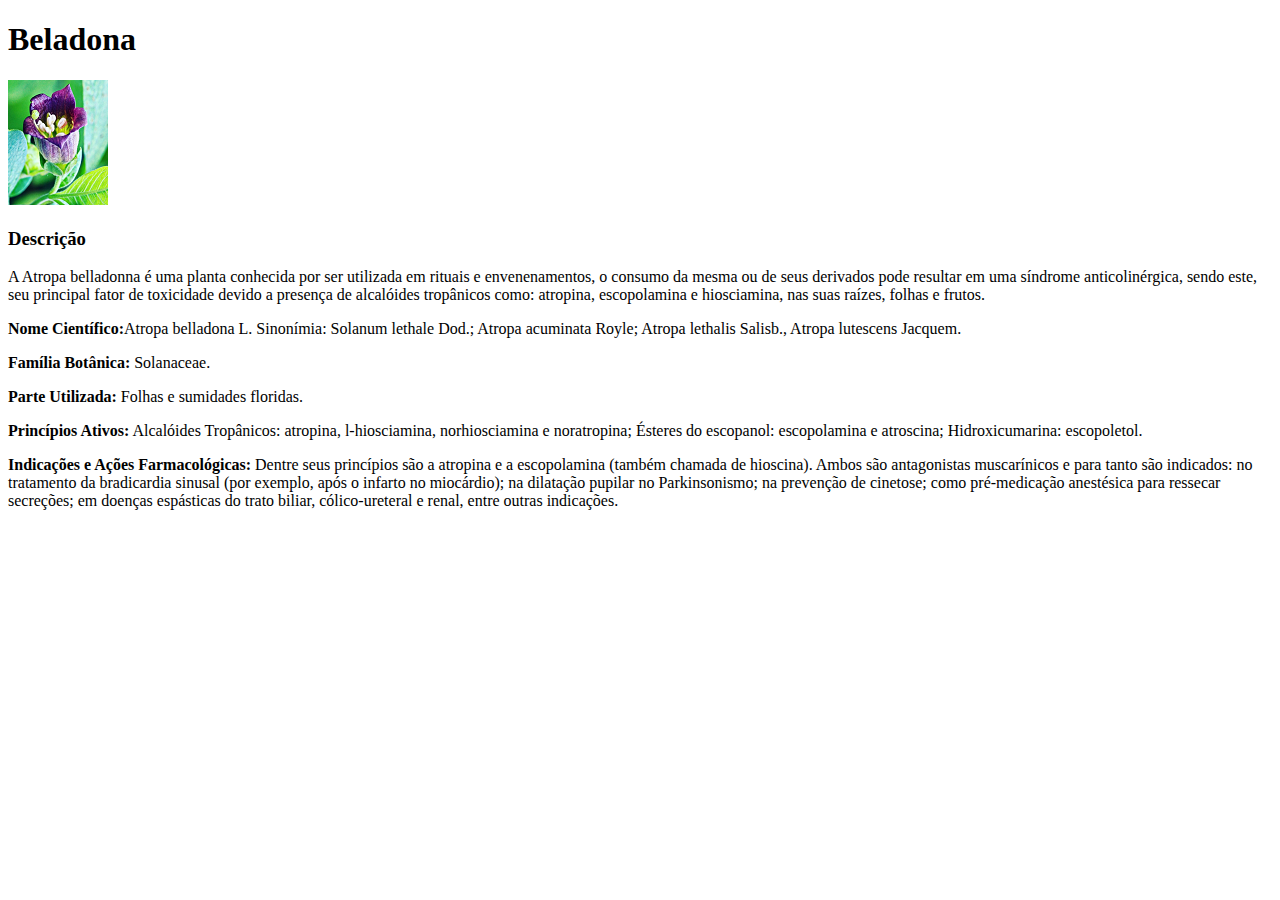
<file: aula01/index.html>
<!DOCTYPE html>
<html lang="pt-br">
<head>
    <meta charset="UTF-8">
    <meta name="viewport" content="width=device-width, initial-scale=1.0">
    <title>Document</title>
</head>
<body>
    
    <h1>Beladona</h1> 
    <img src= "img/img1.png" alt= "foto">
    <h3>Descrição</h3>
    <p>A Atropa belladonna é uma planta conhecida por ser utilizada em rituais e envenenamentos, o consumo da mesma ou de seus derivados pode resultar em uma síndrome anticolinérgica, sendo este, seu principal fator de toxicidade devido a presença de alcalóides tropânicos como: atropina, escopolamina e hiosciamina, nas suas raízes, folhas e frutos. </p>
    <p><b>Nome Científico:</b>Atropa belladona L. Sinonímia: Solanum lethale Dod.; Atropa acuminata Royle; Atropa lethalis Salisb., Atropa lutescens Jacquem.</p>
    <p><b>Família Botânica:</b> Solanaceae.</p>
    <p><b>Parte Utilizada:</b> Folhas e sumidades floridas.</p>
    <p><b>Princípios Ativos:</b> Alcalóides Tropânicos: atropina, l-hiosciamina, norhiosciamina e noratropina; Ésteres do escopanol: escopolamina e atroscina; Hidroxicumarina: escopoletol.</p>
    <p><b>Indicações e Ações Farmacológicas:</b> Dentre seus princípios são a atropina e a escopolamina (também chamada de hioscina). Ambos são antagonistas muscarínicos e para tanto são indicados: no tratamento da bradicardia sinusal (por exemplo, após o infarto no miocárdio); na dilatação pupilar no Parkinsonismo; na prevenção de cinetose; como pré-medicação anestésica para ressecar secreções; em doenças espásticas do trato biliar, cólico-ureteral e renal, entre outras indicações.</p>
   

</body>
</html>
</file>
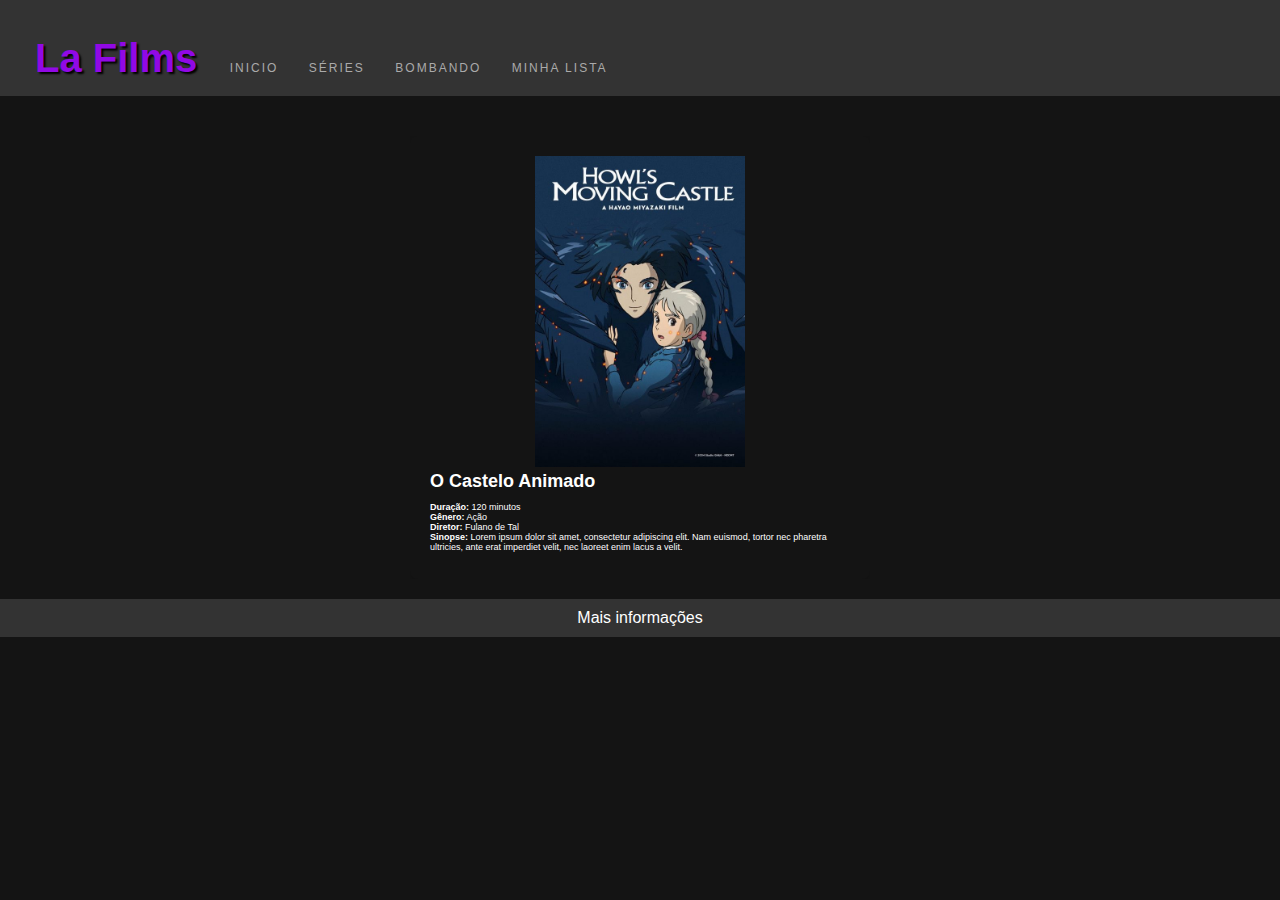
<file: aula05/index.html>
<!DOCTYPE html>
<html lang="en">
  <head>
    <meta charset="UTF-8" />
    <meta name="viewport" content="width=device-width, initial-scale=1.0" />
    <link rel="stylesheet" href="style.css">
    <title>Movies</title>
  </head>
  <body>
    <header>
      <nav>
        <ul>
          <li><h2>La Films</h2></li>
          <li><a href="#">Inicio</a></li>
          <li><a href="#">Séries</a></li>
          <li><a href="#">Bombando</a></li>
          <li><a href="#">Minha lista</a></li>
        </ul>
      </nav>       
  </header>
  <main>
      <div class="carousel">
        <div class="card">
          <img src="img/mini1.jpg" alt="Imagem do Filme">
          <h2>O Castelo Animado</h2>
          <p><strong>Duração:</strong> 120 minutos</p>
          <p><strong>Gênero:</strong> Ação</p>
          <p><strong>Diretor:</strong> Fulano de Tal</p>
          <p><strong>Sinopse:</strong> Lorem ipsum dolor sit amet, consectetur adipiscing elit. Nam euismod, tortor nec pharetra ultricies, ante erat imperdiet velit, nec laoreet enim lacus a velit.</p>
        </div>
        <div class="card">
          <img src="img/mini2.jpg" alt="Imagem do Filme">
          <h2>Barbie</h2>
          <p><strong>Duração:</strong> 130 minutos</p>
          <p><strong>Gênero:</strong> Ação</p>
          <p><strong>Diretor:</strong> Fulano de Tal</p>
          <p><strong>Sinopse:</strong> Lorem ipsum dolor sit amet, consectetur adipiscing elit. Nam euismod, tortor nec pharetra ultricies, ante erat imperdiet velit, nec laoreet enim lacus a velit.</p>
        </div><div class="card">
          <img src="img/mini3.jpg" alt="Imagem do Filme">
          <h2>A Fantática Fábrica de Chocolate</h2>
          <p><strong>Duração:</strong> 90 minutos</p>
          <p><strong>Gênero:</strong> Ação</p>
          <p><strong>Diretor:</strong> Fulano de Tal</p>
          <p><strong>Sinopse:</strong> Lorem ipsum dolor sit amet, consectetur adipiscing elit. Nam euismod, tortor nec pharetra ultricies, ante erat imperdiet velit, nec laoreet enim lacus a velit.</p>
        </div><div class="card">
          <img src="img/mini4.jpg" alt="Imagem do Filme">
          <h2>Alice no país das maravilhas</h2>
          <p><strong>Duração:</strong> 190 minutos</p>
          <p><strong>Gênero:</strong> Ação</p>
          <p><strong>Diretor:</strong> Fulano de Tal</p>
          <p><strong>Sinopse:</strong> Lorem ipsum dolor sit amet, consectetur adipiscing elit. Nam euismod, tortor nec pharetra ultricies, ante erat imperdiet velit, nec laoreet enim lacus a velit.</p>
        </div><div class="card">
          <img src="img/mini5.jpg" alt="Imagem do Filme">
          <h2>A Bela e a fera</h2>
          <p><strong>Duração:</strong> 100 minutos</p>
          <p><strong>Gênero:</strong> Ação</p>
          <p><strong>Diretor:</strong> Fulano de Tal</p>
          <p><strong>Sinopse:</strong> Lorem ipsum dolor sit amet, consectetur adipiscing elit. Nam euismod, tortor nec pharetra ultricies, ante erat imperdiet velit, nec laoreet enim lacus a velit.</p>
        </div>
      </div>
  </main>
  <footer>Mais informações</footer>
  
</html>
</file>
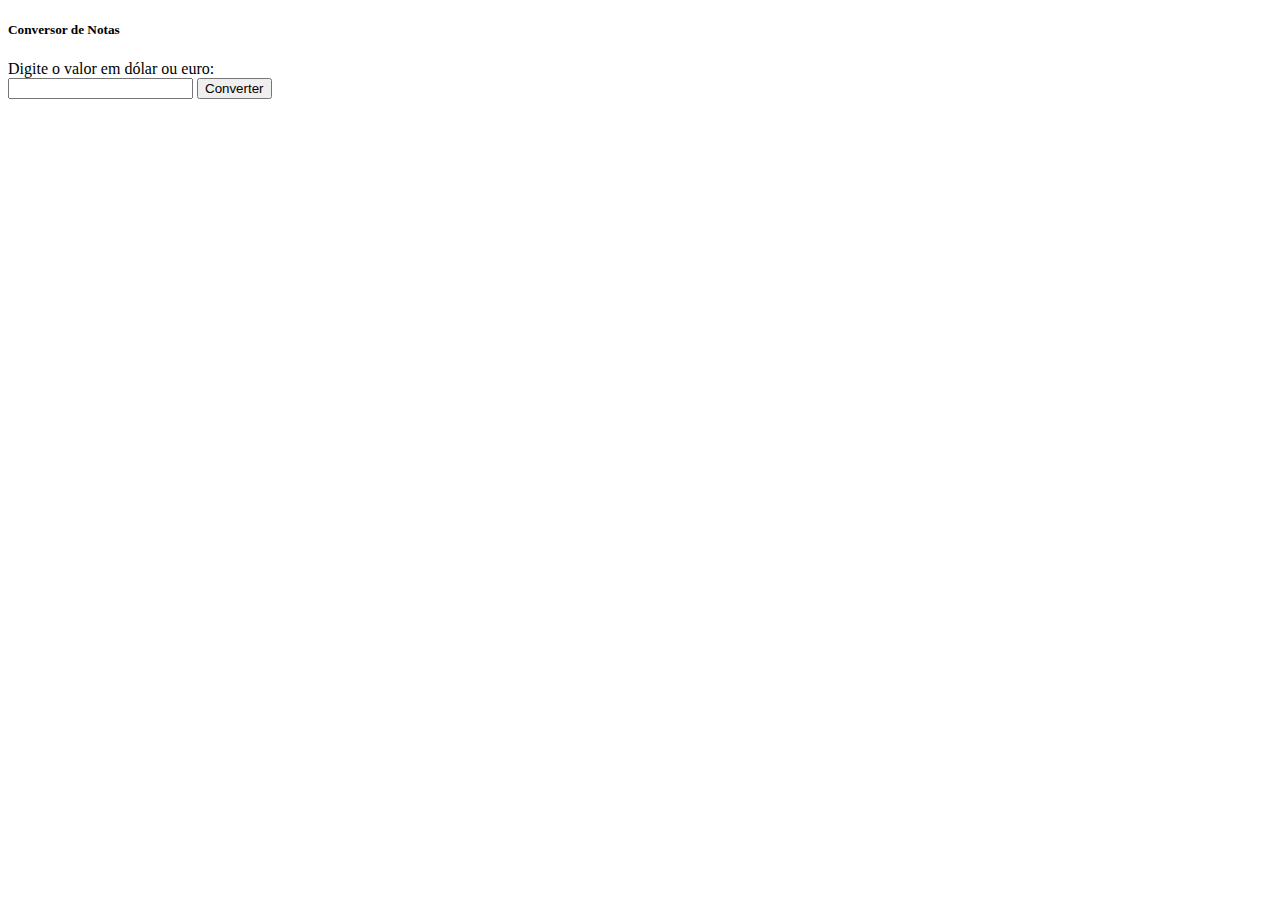
<file: aula09/index.html>
<!DOCTYPE html>
<html lang="pt-br">
  <head>
    <meta charset="UTF-8" />
    <meta name="viewport" content="width=device-width, initial-scale=1.0" />
    <title>Conversor de Notas</title>

    <!-- Bootstrap -->
    <link
      href="https://cdn.jsdelivr.net/npm/bootstrap@5.3.1/dist/css/bootstrap.min.css"
      rel="stylesheet"
      integrity="sha384-4bw+/aepP/YC94hEpVNVgiZdgIC5+VKNBQNGCHeKRQN+PtmoHDEXuppvnDJzQIu9"
      crossorigin="anonymous"
    />
    <script
      src="https://cdn.jsdelivr.net/npm/bootstrap@5.3.1/dist/js/bootstrap.bundle.min.js"
      integrity="sha384-HwwvtgBNo3bZJJLYd8oVXjrBZt8cqVSpeBNS5n7C8IVInixGAoxmnlMuBnhbgrkm"
      crossorigin="anonymous"
      defer
    ></script>

    <!-- Icons -->
    <link
      rel="stylesheet"
      href="https://cdn.jsdelivr.net/npm/bootstrap-icons@1.8.1/font/bootstrap-icons.css"
    />

    <script src="main.js" defer></script>
  </head>
  <body>
    <div class="div-card card text-center" style="width: 20rem">
      <div class="card-body">
        <h5 class="card-title">Conversor de Notas</h5>
        <label for="valor" class="card-text"
          >Digite o valor em dólar ou euro:</label
        >
        <input type="number" id="valor" step="0.01" />
        <button id="converter" class="btn btn-primary">Converter</button>
        <div id="resultado"></div>
      </div>
    </div>
  </body>
</html>
</file>
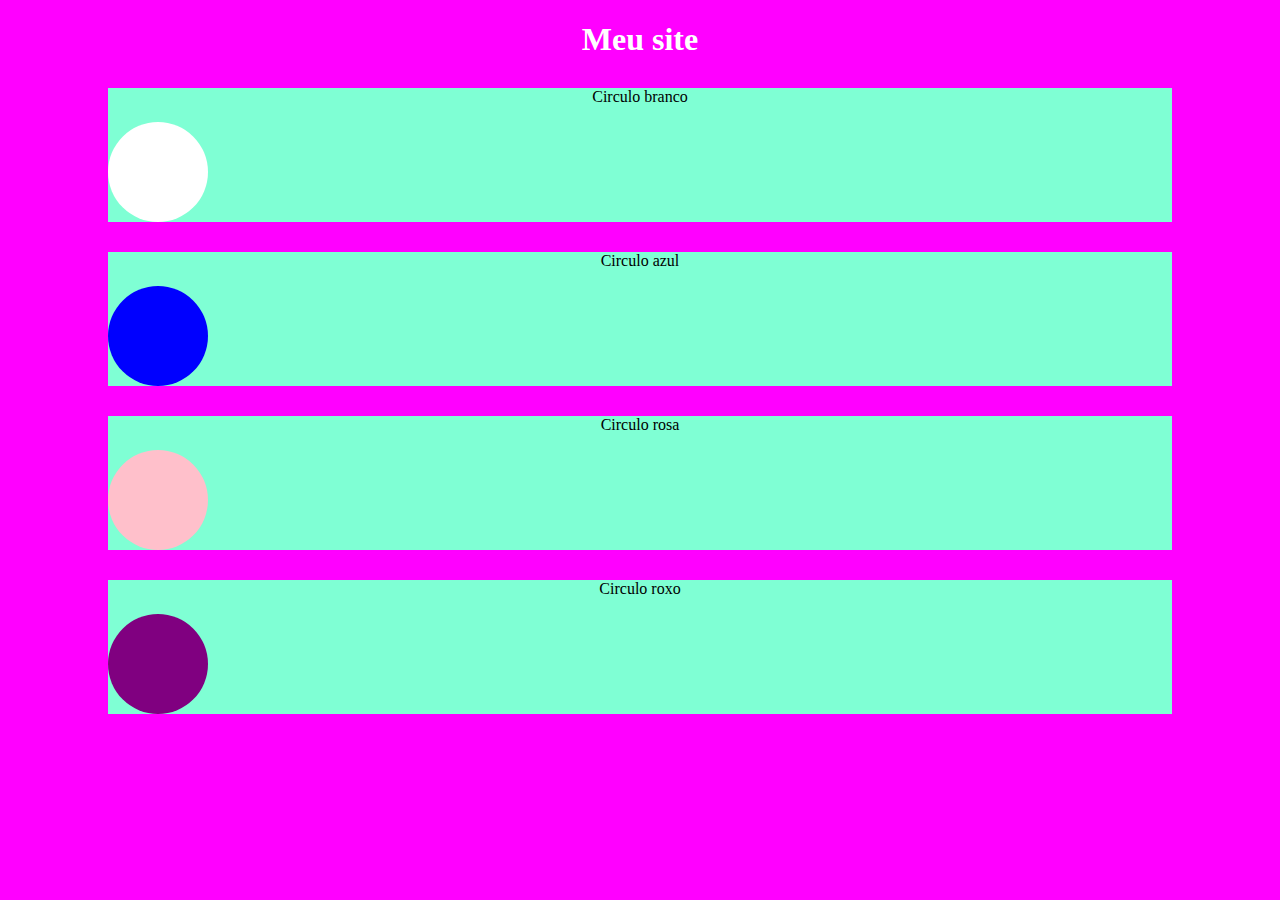
<file: aula03/ex1/index.html>
<!DOCTYPE html>
<html lang="en">
<head>
    <meta charset="UTF-8">
    <meta name="viewport" content="width=device-width, initial-scale=1.0">
    <title>Exemplo1</title>
    <link rel="stylesheet" href="style.css">
</head>
<body>    
    <h1>Meu site</h1>
    <div class="card">
        <p>Circulo branco</p>
        <div class="circulo branco"></div></div>
    <div class="card">
        <p>Circulo azul</p> 
    <div class="circulo azul"></div>
    </div>
    <div class="card">
        <p>Circulo rosa</p>
    <div class="circulo rosa"></div>
    </div>
    <div class="card">
        <p>Circulo roxo</p>
        <div class="circulo roxo"></div>
    </div>

    <!-- <img src="imagem.jpg" alt="imagem de gatinho"> --> 

</body>
</html>
</file>
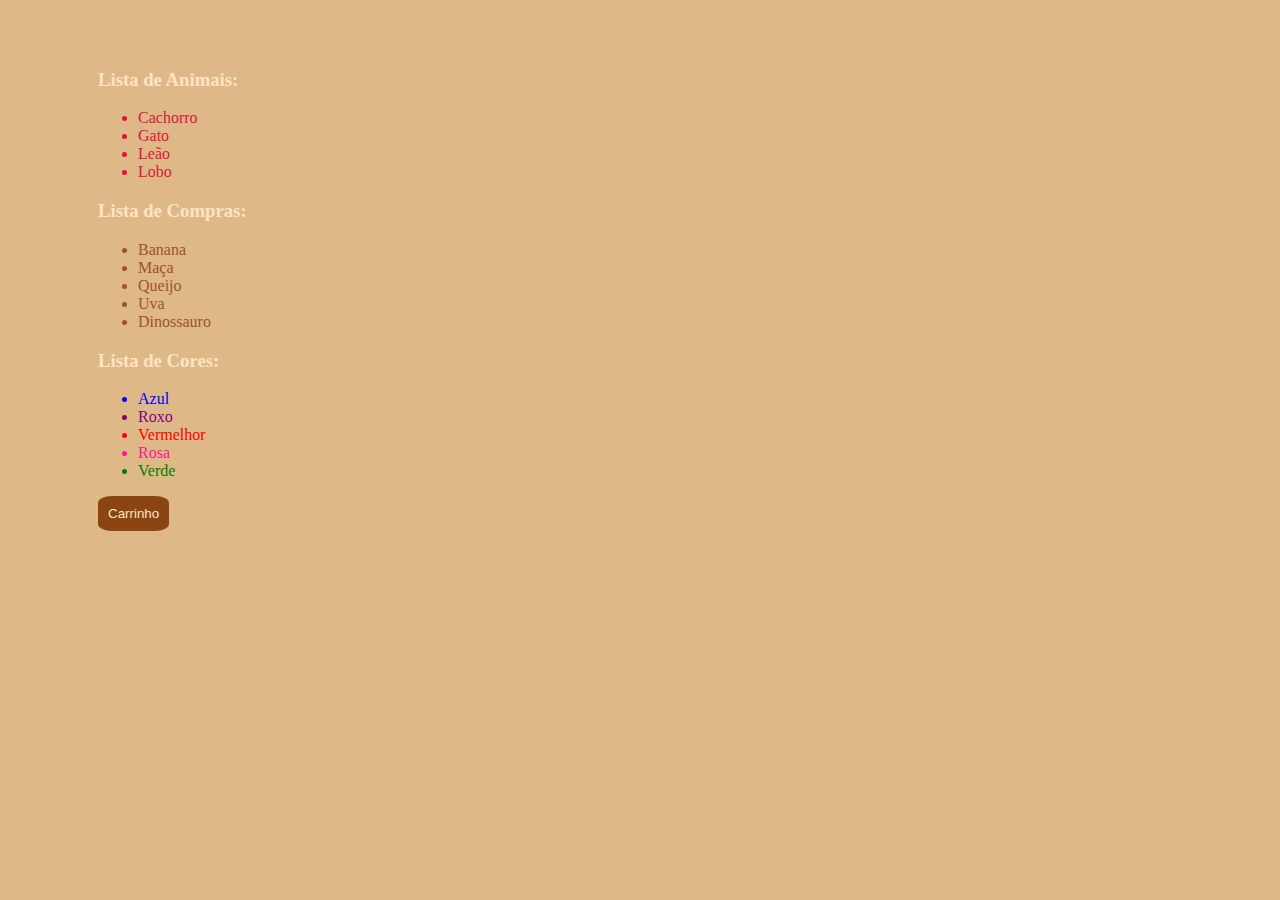
<file: aula03/ex2/index.html>
<!DOCTYPE html>
<html lang="en">
<head>
    <meta charset="UTF-8">
    <meta name="viewport" content="width=device-width, initial-scale=1.0">
    <title>Exemplo2</title>
    <link rel="stylesheet" href="style.css">
</head>
<body>
    <div class="listaAnimais">
        <h3>Lista de Animais:</h3>
        <ul>
            <li>Cachorro</li>
            <li>Gato</li>
            <li>Leão</li>
            <li>Lobo</li>
        </ul>
    </div>
    <div class="listaCompras">
        <h3>Lista de Compras:</h3>
        <ul>
            <li>Banana</li>
            <li>Maça</li>
            <li>Queijo</li>
            <li>Uva</li>
            <li>Dinossauro</li>
        </ul>
    </div>
    <div class="listaCores">
        <h3>Lista de Cores:</h3>
        <ul>
            <li>Azul</li>
            <li>Roxo</li>
            <li>Vermelhor</li>
            <li>Rosa</li>
            <li>Verde</li>
        </ul>
    </div>
    
    <button>Carrinho</button>
    
</body>
</html>
</file>
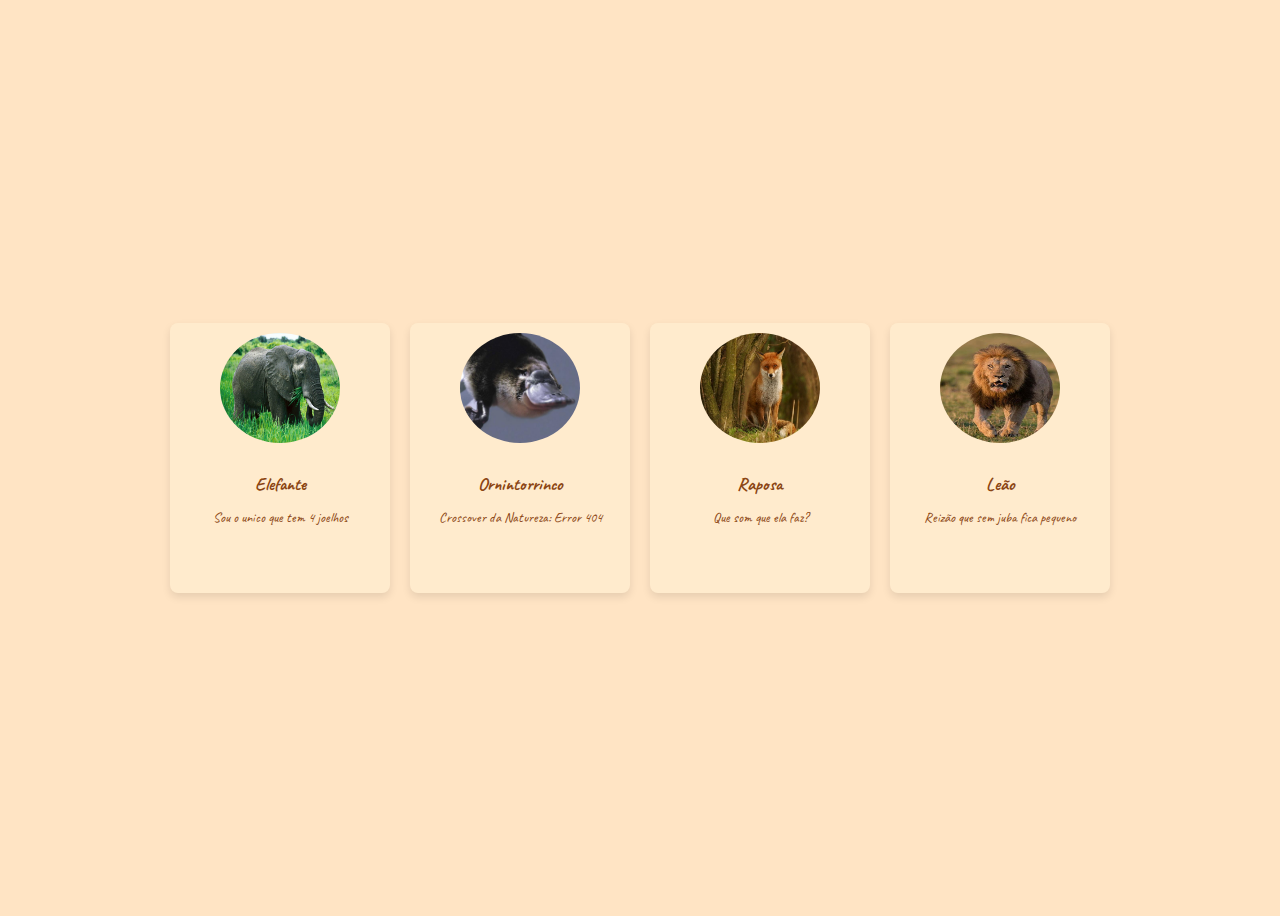
<file: aula03/ex3/index.html>
<!DOCTYPE html>
<html lang="en">
<head>
    <meta charset="UTF-8">
    <meta name="viewport" content="width=device-width, initial-scale=1.0">
    <title>Exemplo3</title>
    <link rel="preconnect" href="https://fonts.googleapis.com">
    <link rel="preconnect" href="https://fonts.gstatic.com" crossorigin>
    <link href="https://fonts.googleapis.com/css2?family=Cute+Font&display=swap" rel="stylesheet">
    <link rel="stylesheet" href="style.css">
</head>
<body>
    <div class="container">
        <div class="card"> <!-- elefante -->
            <a href="" target="_blank">
                <img src="img/elefante.jpeg" alt="elefantão">
                <h2>Elefante</h2>
                <p>Sou o unico que tem 4 joelhos</p>
            </a>
        </div>
        <div class="card"><!-- ornintorrinco -->
            <a href="" target="_blank">
                <img src="img/ornintorrinco.jpeg" alt="">
                <h2>Ornintorrinco</h2>
                <p>Crossover da Natureza: Error 404</p>
            </a>
        </div>
        <div class="card"><!-- raposa -->
            <a href="" target="_blank">
                <img src="img/Raposa.JPG" alt="">
                <h2>Raposa</h2>
                <p>Que som que ela faz?</p>
            </a>
        </div>
        <div class="card"><!-- Leão -->
            <a href="" target="_blank">
                <img src="img/leão.jpg" alt="">
                <h2>Leão</h2>
                <p>Reizão que sem juba fica pequeno</p>
            </a>
        </div>
    </div>
</body>
</html>
</file>
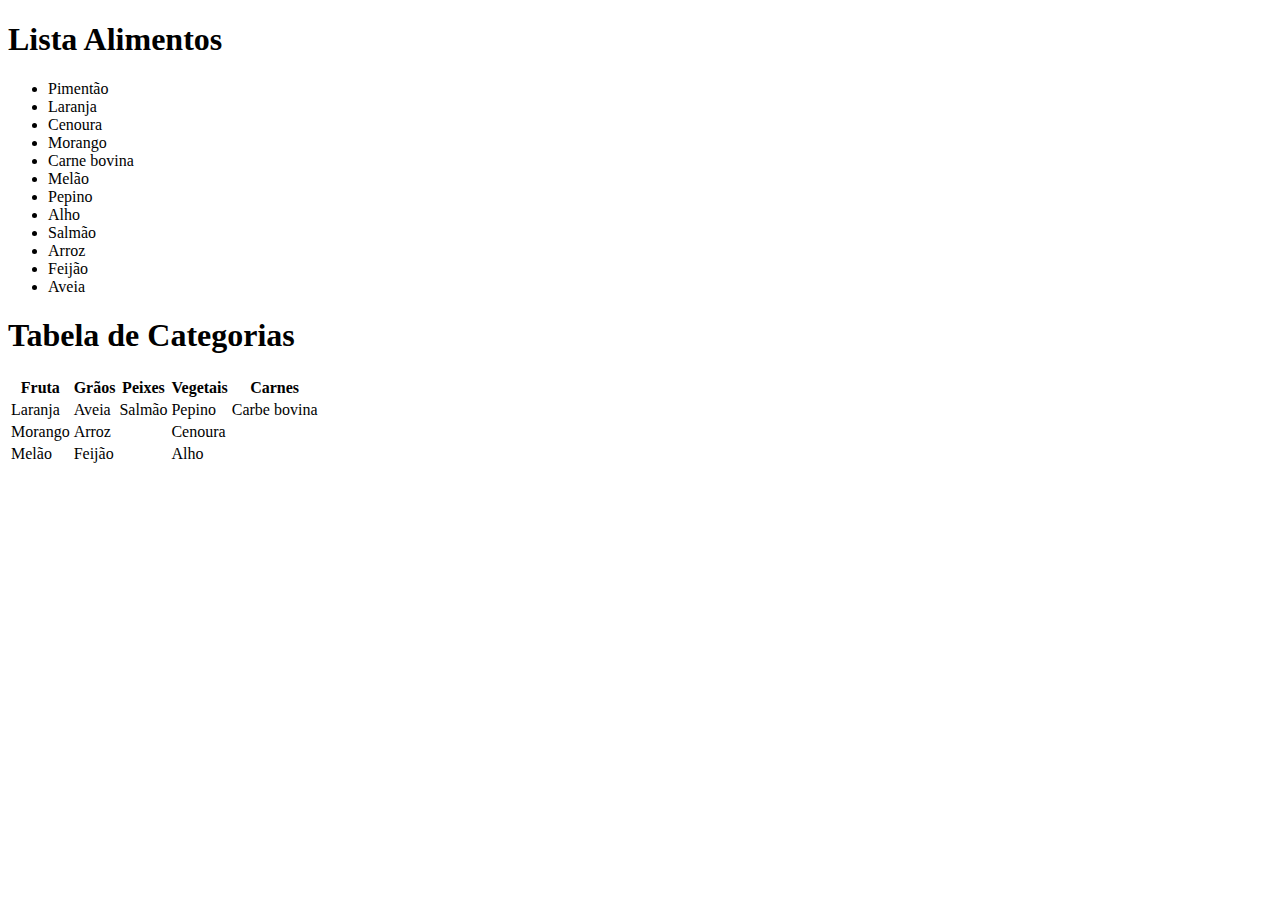
<file: aula01/Alimentos.html>
<!DOCTYPE html>
<html lang="en">
<head>
    <meta charset="UTF-8">
    <meta name="viewport" content="width=device-width, initial-scale=1.0">
    <title>Alimentos</title>
</head>
<body>
    <h1>Lista Alimentos</h1>
    <ul>
        <li>Pimentão</li>
        <li>Laranja</li>
        <li>Cenoura</li>
        <li>Morango</li>
        <li>Carne bovina</li>
        <li>Melão</li>
        <li>Pepino</li>
        <li>Alho</li>
        <li>Salmão</li>
        <li>Arroz</li>
        <li>Feijão</li>
        <li>Aveia</li>
    </ul>
    <h1>Tabela de Categorias</h1>
    <table>
        <tr>
            <th>Fruta</th>
            <th>Grãos</th>
            <th>Peixes</th>
            <th>Vegetais</th>
            <th>Carnes</th>  
        </tr>
        <tr>
            <td>Laranja</td>
            <td>Aveia</td>
            <td>Salmão</td>
            <td>Pepino</td>
            <td>Carbe bovina</td>
        </tr>           
        <tr>
            <td>Morango</td>
            <td>Arroz</td>
            <td>      </td>
            <td>Cenoura</td>
            <td>      </td>
        </tr>
        <tr>
            <td>Melão</td>
            <td>Feijão</td>
            <td>      </td>
            <td>Alho</td>
            <td>     </td>
        </tr>
    </table>
</body>
</html>
</file>
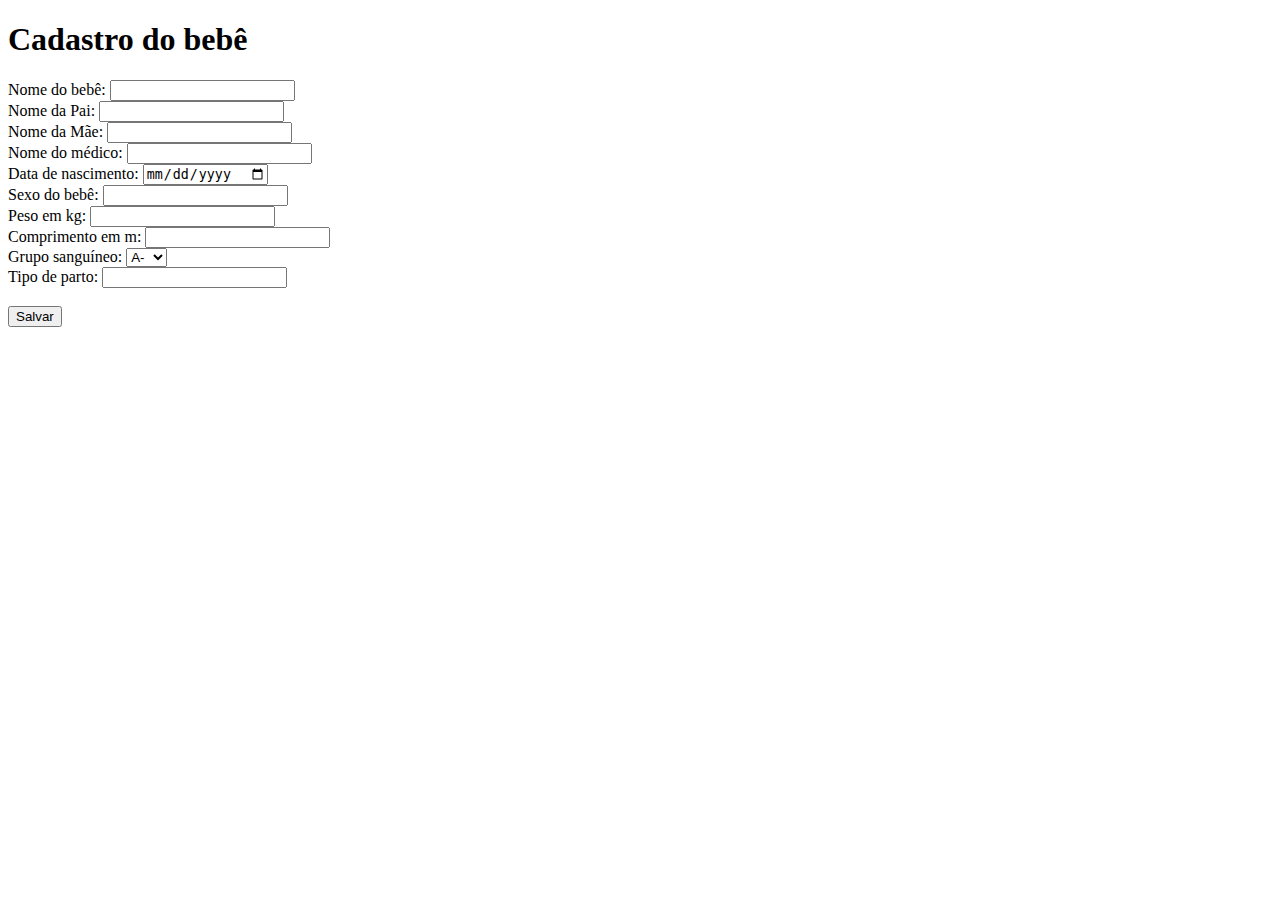
<file: aula02/form.html>
<!DOCTYPE html>
<html lang="en">
<head>
    <meta charset="UTF-8">
    <meta name="viewport" content="width=device-width, initial-scale=1.0">
    <title>Formulario</title>
</head>
<body>
    <!--Criar um formulário para uma aplicação web de um hospital maternidade que possibilite o cadastro de um recém nascido-->
    <h1>Cadastro do bebê</h1>
    <div class="FormInfo">
        <form action="" onsubmit="">
            <label for=" ">Nome do bebê:</label> 
            <input type="text" id="nome"> <br> 
            <label for=" ">Nome da Pai:</label>           
            <input type="text" id="nomeP"><br> 
            <label for=" ">Nome da Mãe:</label> 
            <input type="text" id="nomeM"><br> 
            <label for=" ">Nome do médico:</label> 
            <input type="text" id="nome" ><br>
            <label for=" ">Data de nascimento:</label> 
            <input type="date" id="dataNascimento" ><br> 
            <label for=" ">Sexo do bebê:</label> 
            <input type="text" id="sexo"><br> 
            <label for=" ">Peso em kg:</label> 
            <input type="number" id="peso" ><br> 
            <label for=" ">Comprimento em m:</label> 
            <input type="number" id="width" ><br>
            <label for=" ">Grupo sanguíneo:</label>
              <select id="sangue">
                <option value="">A-</option>
                <option value="">A+</option>
                <option value="">B-</option>
                <option value="">B+</option>
                <option value="">AB</option>
                <option value="">O-</option>
                <option value="">O+</option>
              </select><br>
             <label for=" ">Tipo de parto:</label> 
              <input type="text" id="tparto"><br> <br> 
            <input type="button" value="Salvar" placeholder="Salvar">
        </form>
    </div>
    
</body>
</html>
</file>
<file: aula05/style.css>
* {
  margin: 0;
  padding: 0;
  box-sizing: border-box;
}

body {
  margin: 0;
  background: #141414;
  font-family: "Arial", Times, serif;
}
header {
  background-color: #333;
  padding-top: 1px;
}

/* .filme-principal {
  background-image: linear-gradient(rgba(0, 0, 0, 0.5), rgba(0, 0, 0, 0.5) 100%),
    url("img/mini10.jpg");
  height: 500px;
  background-size: cover;
  background-position: right center;
} */

header nav ul {
  margin: 20px;
  text-align: left;
}
header nav li {
  display: inline-block;
  list-style-type: none;
}
header nav h2 {
  padding: 15px;
  color: #9109e5;
  font-family: Verdana, Geneva, Tahoma, sans-serif;
  font-size: 40px;
  text-shadow: 2px 2px 2px black;
}
header nav a {
  text-decoration: none;
  color: #aaa;
  padding: 13px;
  display: block;
  text-transform: uppercase;
  font-size: 12px;
  letter-spacing: 2px;
}
header nav a:hover {
  color: #fff;
}
main {
  width: 90%;
  max-width: 500px;
  margin: auto;
  background-size: cover;
  background-position: right center;
  padding: 20px;
}
.carousel {
  display: flex;
  overflow-x: scroll;
  scroll-snap-type: x mandatory;
}
.card {
  flex: 0 0 100%;
  margin-right: 20px;
  padding: 20px;
  scroll-snap-align: start;
  color: white;
  border-radius: 8px;
  text-align: center;
  box-shadow: 0 4px 8px rgb(0, 0, 0, 0.1); /*Sombra*/
}
.card img {
  max-width: 50%;
}
.card h2 {
  text-align: left;
  font-size: 18px;
  margin-bottom: 10px;
}
.card p {
  text-align: left;
  font-size: 9px;
}
.carousel:hover {
  transition: 0.3s;
  /* transform: translateY(20px); */
  transform: scale(1.2);
  border-radius: 8px;
}
footer {
  background-color: #333;
  color: white;
  padding: 10px;
  text-align: center;
}
</file>
<file: aula03/ex1/style.css>
html {
    background-color: fuchsia;
}
.card{
    background-color: aquamarine;
    text-align: center;
    margin: 30px;
    margin-inline: 100px;
    
}
.circulo {
    width: 100px;
    height: 100px;
    border-radius: 50%;
    transition: 0.2s;
}
.circulo:hover {
    transform: scale(1.2);
    border-radius: 0%;
}
h1{
    color:white;
    text-align: center;
}
.branco {
    background-color: white;
}
.azul {
    background-color: blue;
}
.rosa {
    background-color: pink;
}
.roxo {
    background-color: purple;
}
img {
    width: 60px;
    height: 60px;
    border-radius: 60px;
    background-color: black;    
    border: 3px dotted black;
}
</file>
<file: aula03/ex2/style.css>
html{
    background-color:burlywood ;
    color: bisque;
    margin-top: 50px;
    margin-left: 90px;
}
button{
    background-color: saddlebrown;
    color: bisque;    
    border-radius: 20%;
    padding: 10px;
    border: none;
    cursor: pointer ;
    transition: background-color 0.3s;
}
button:hover{
    background-color: blanchedalmond;
    color: sienna;
}
.listaAnimais ul li{
    color:crimson;
}
.listaCompras ul li{
    color:sienna ;
}
.listaCores ul li:first-child{
    color: blue;
}
.listaCores ul li:nth-child(2){
    color: purple;
}
.listaCores ul li:nth-child(3){
    color: red;
}
.listaCores ul li:nth-child(4){
    color:deeppink ;
}
.listaCores ul li:nth-child(5){
    color:green ;
}

/* even e odd */
</file>
<file: aula03/ex3/style.css>
@import url('https://fonts.googleapis.com/css2?family=Cute+Font&display=swap');
@import url('https://fonts.googleapis.com/css2?family=Caveat&family=Cute+Font&display=swap');
html{
    background-color: bisque;
    color:saddlebrown ;
    font-family: 'Caveat', cursive;
    /* font-family: 'Cute Font', cursive; */
}
a{
    text-decoration: none;
    color: inherit;
}
.container{
    display: flex;
    justify-content: center;
    align-items: center;
    height: 100vh;
}
.card{
    background-color:blanchedalmond ;
    width: 200px;
    height: 250px;
    padding: 10px;
    border-radius: 8px;
    margin: 10px;
    text-align: center;
    box-shadow: 0 4px 8px rgb(0, 0, 0, 0.1);/*Sombra*/
    transition: 0.3s;
}
.card:hover{
    /* transform: translateY(20px); */
    transform: scale(1.2);
    border-radius: 8px;
}
.card img{
    width: 120px;
    height: 110px;
    border-radius: 50%;
    margin-bottom: 10px;
}
.card h2{
    font-size: 18px;
    margin-bottom: 10px;
}
.card p{
    font-size: 14px;
}
</file>
